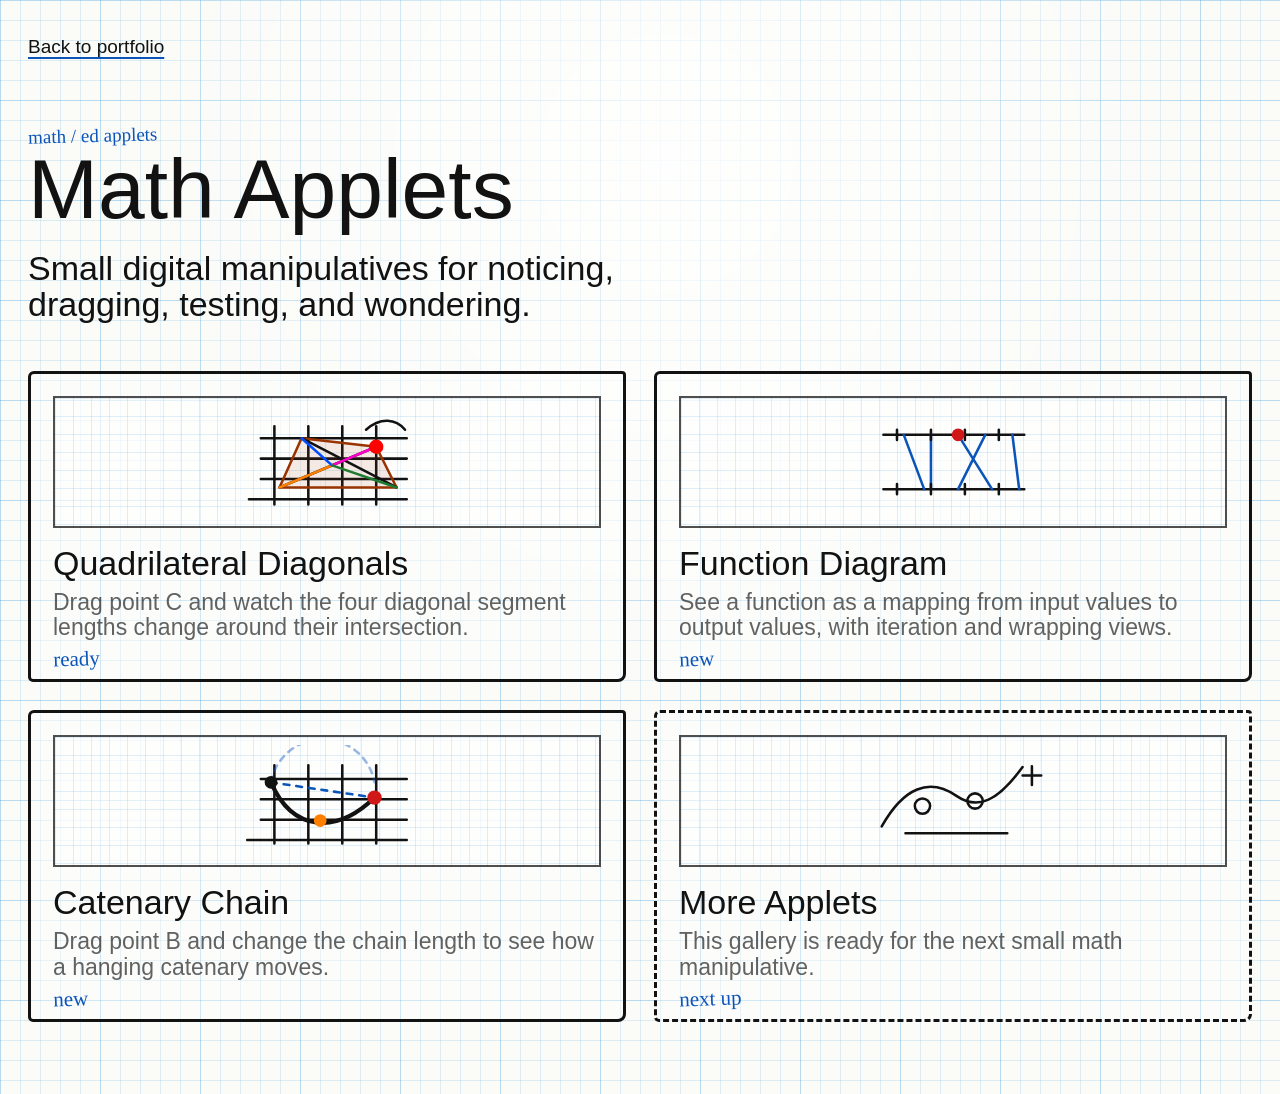
<file: applets/index.html>
<!doctype html>
<html lang="en">
  <head>
    <meta charset="utf-8">
    <meta name="viewport" content="width=device-width, initial-scale=1">
    <meta
      name="description"
      content="A growing collection of interactive math applets by Scott Farrar."
    >
    <title>Math Applets | Scott Farrar</title>
    <link rel="stylesheet" href="../styles.css">
    <link rel="stylesheet" href="shared/applet.css">
  </head>
  <body class="applet-body">
    <main class="applet-page">
      <nav class="applet-topbar" aria-label="Applet navigation">
        <a class="applet-back-link" href="../index.html">Back to portfolio</a>
      </nav>

      <header class="applet-hero">
        <p class="applet-kicker">math / ed applets</p>
        <h1>Math Applets</h1>
        <p class="applet-subtitle">
          Small digital manipulatives for noticing, dragging, testing, and wondering.
        </p>
      </header>

      <section class="applet-gallery" id="applet-gallery" aria-label="Math applets"></section>
    </main>

    <script src="shared/applet-shell.js"></script>
    <script>
      window.MathApplets.renderAppletGallery("#applet-gallery");
    </script>
  </body>
</html>
</file>
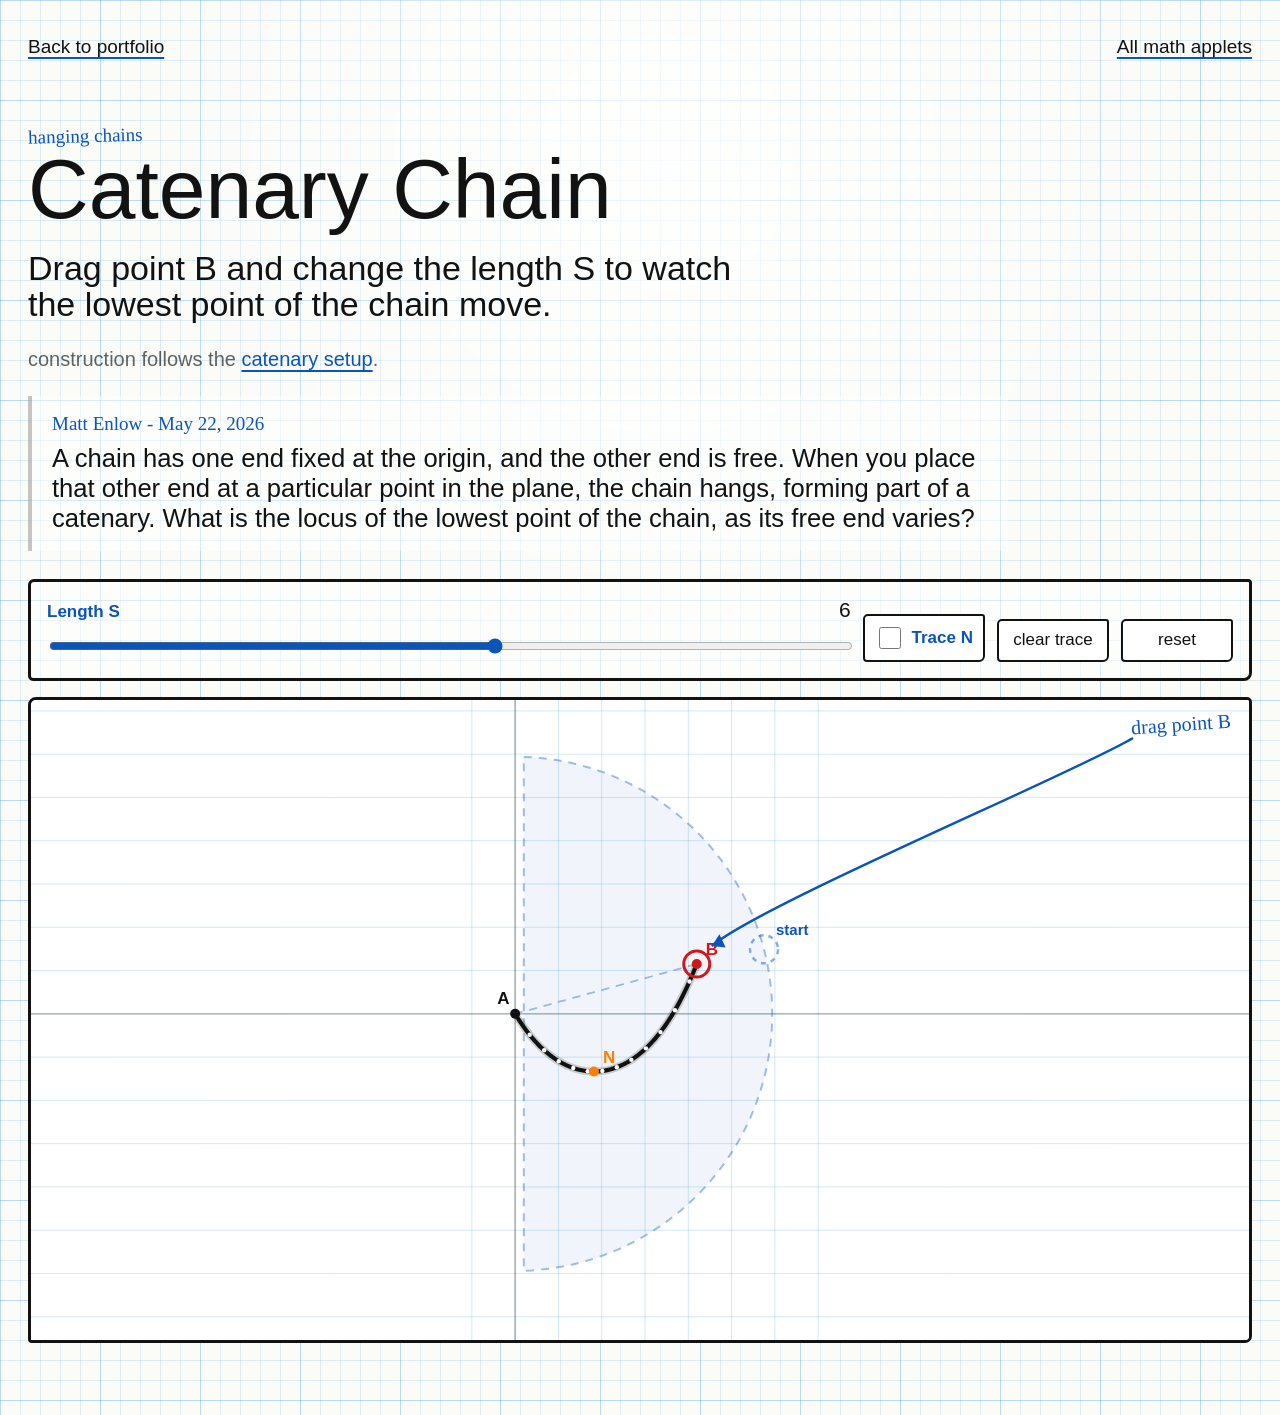
<file: applets/catenary-chain/index.html>
<!doctype html>
<html lang="en">
  <head>
    <meta charset="utf-8">
    <meta name="viewport" content="width=device-width, initial-scale=1">
    <meta
      name="description"
      content="An interactive catenary applet for exploring a chain hanging between two points."
    >
    <title>Catenary Chain | Scott Farrar</title>
    <link rel="stylesheet" href="../../styles.css">
    <link rel="stylesheet" href="../shared/applet.css">
  </head>
  <body class="applet-body">
    <main class="applet-page">
      <nav class="applet-topbar" aria-label="Applet navigation">
        <a class="applet-back-link" href="../../index.html">Back to portfolio</a>
        <a class="applet-index-link" href="../">All math applets</a>
      </nav>

      <header class="applet-hero">
        <p class="applet-kicker">hanging chains</p>
        <h1>Catenary Chain</h1>
        <p class="applet-subtitle">
          Drag point B and change the length S to watch the lowest point of the chain move.
        </p>
      </header>

      <p class="applet-credit">
        construction follows the
        <a href="https://en.wikipedia.org/wiki/Catenary" target="_blank" rel="noreferrer">catenary setup</a>.
      </p>

      <aside class="catenary-prompt" aria-label="Catenary locus prompt">
        <p class="catenary-prompt-meta">Matt Enlow - May 22, 2026</p>
        <blockquote>
          A chain has one end fixed at the origin, and the other end is free. When you place that
          other end at a particular point in the plane, the chain hangs, forming part of a catenary.
          What is the locus of the lowest point of the chain, as its free end varies?
        </blockquote>
      </aside>

      <section class="catenary-tool" aria-label="Interactive catenary chain applet">
        <form class="catenary-controls" id="catenary-controls">
          <div class="control-group catenary-length-control">
            <label for="chain-length">
              <span>Length S</span>
              <output id="chain-length-value" for="chain-length">6</output>
            </label>
            <input id="chain-length" name="chain-length" type="range" min="1" max="10" step="0.05" value="6">
          </div>

          <label class="toggle-line catenary-trace-toggle" for="trace-n">
            <input id="trace-n" name="trace-n" type="checkbox">
            Trace N
          </label>

          <button id="clear-trace" type="button">clear trace</button>
          <button id="reset-chain" type="button">reset</button>
        </form>

        <figure class="catenary-stage">
          <p class="drag-teaser">drag point B</p>
          <canvas
            id="catenary-canvas"
            width="960"
            height="640"
            aria-label="Drag point B to change a hanging catenary chain from A to B"
          ></canvas>
        </figure>
      </section>
    </main>

    <script src="../shared/catenary-chain.js"></script>
    <script>
      window.MathApplets.initCatenaryChain("#catenary-canvas");
    </script>
  </body>
</html>
</file>
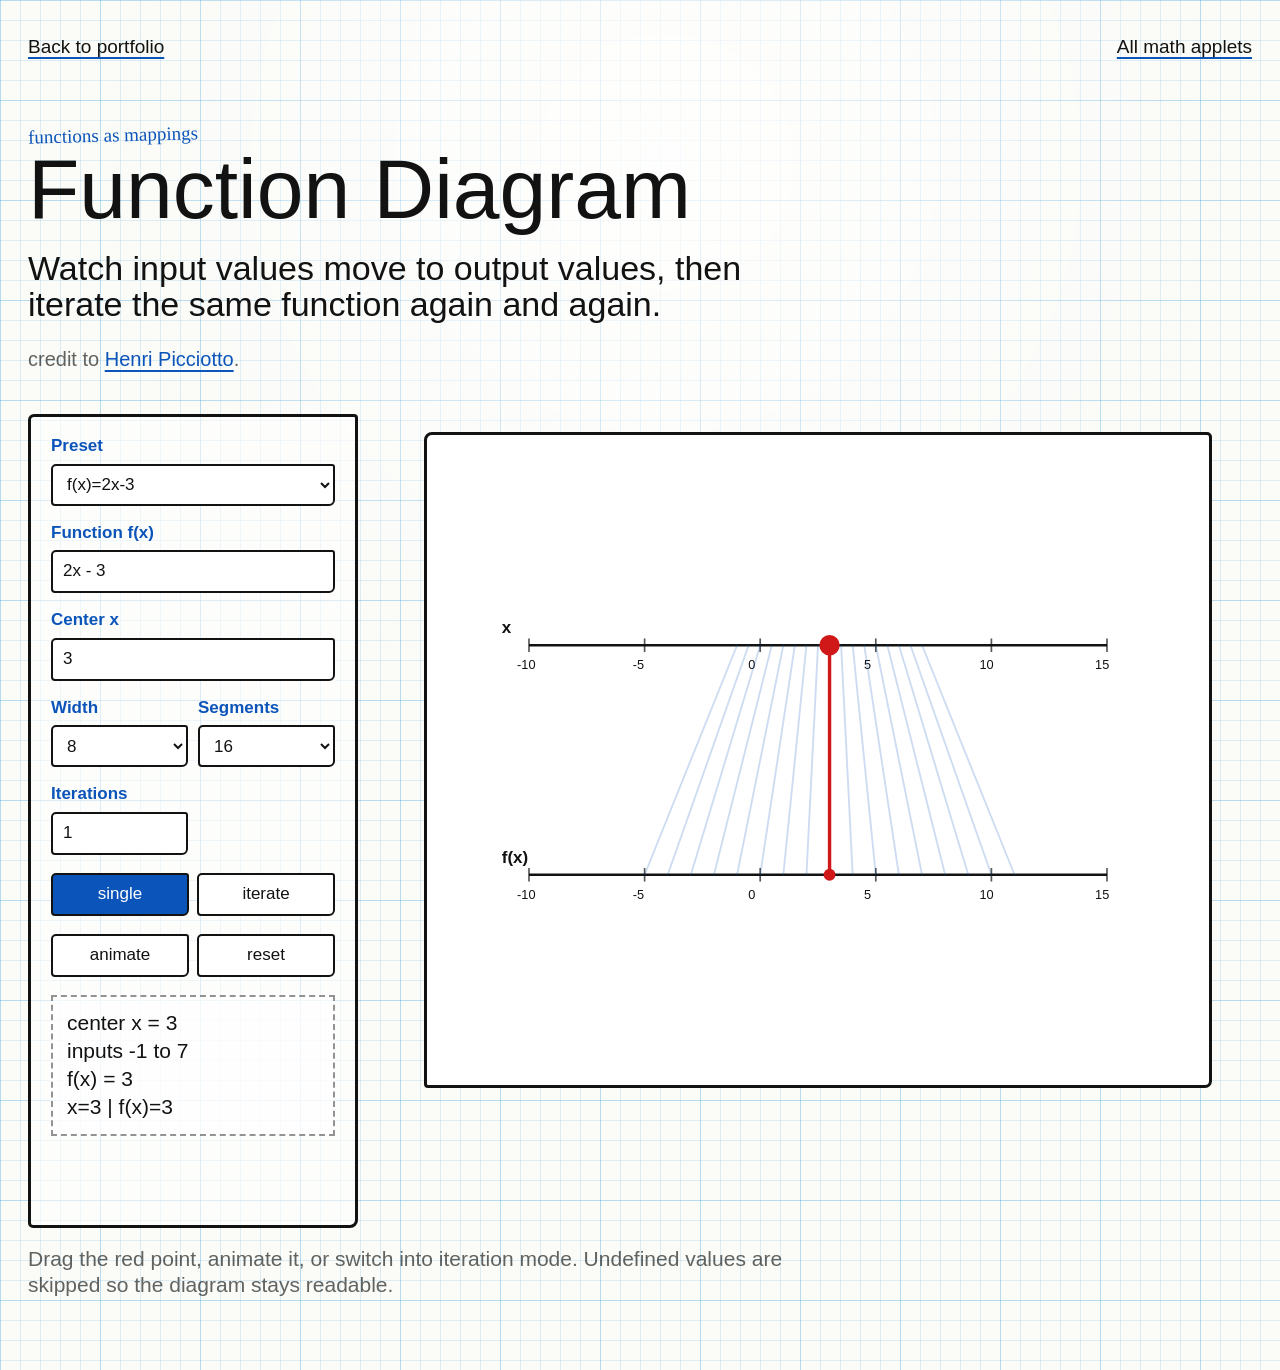
<file: applets/function-diagram/index.html>
<!doctype html>
<html lang="en">
  <head>
    <meta charset="utf-8">
    <meta name="viewport" content="width=device-width, initial-scale=1">
    <meta
      name="description"
      content="An interactive function diagram tool inspired by Henri Picciotto's function diagrams."
    >
    <title>Function Diagram | Scott Farrar</title>
    <link rel="stylesheet" href="../../styles.css">
    <link rel="stylesheet" href="../shared/applet.css">
  </head>
  <body class="applet-body">
    <main class="applet-page">
      <nav class="applet-topbar" aria-label="Applet navigation">
        <a class="applet-back-link" href="../../index.html">Back to portfolio</a>
        <a class="applet-index-link" href="../">All math applets</a>
      </nav>

      <header class="applet-hero">
        <p class="applet-kicker">functions as mappings</p>
        <h1>Function Diagram</h1>
        <p class="applet-subtitle">
          Watch input values move to output values, then iterate the same function again and again.
        </p>
      </header>

      <p class="applet-credit">
        credit to
        <a href="https://www.mathed.page/func-diag/" target="_blank" rel="noreferrer">Henri Picciotto</a>.
      </p>

      <section class="function-tool" aria-label="Interactive function diagram tool">
        <form class="function-controls" id="function-controls">
          <div class="control-group">
            <label for="preset">Preset</label>
            <select id="preset" name="preset">
              <option value="2x - 3">f(x)=2x-3</option>
              <option value="-x">f(x)=-x</option>
              <option value="x^2">f(x)=x^2</option>
              <option value="sqrt(x)">f(x)=sqrt(x)</option>
              <option value="1/x">f(x)=1/x</option>
              <option value="sin(x)">f(x)=sin(x)</option>
              <option value="3.2*x*(1-x)">f(x)=3.2x(1-x)</option>
            </select>
          </div>

          <div class="control-group">
            <label for="expression">Function f(x)</label>
            <input id="expression" name="expression" value="2x - 3" spellcheck="false">
          </div>

          <div class="control-group">
            <label for="x-value">Center x</label>
            <input id="x-value" name="x-value" type="number" step="0.01" value="3">
          </div>

          <div class="control-row">
            <div class="control-group">
              <label for="domain-width">Width</label>
              <select id="domain-width" name="domain-width">
                <option value="1">1</option>
                <option value="2">2</option>
                <option value="4">4</option>
                <option value="8" selected>8</option>
                <option value="16">16</option>
              </select>
            </div>
            <div class="control-group">
              <label for="segments">Segments</label>
              <select id="segments" name="segments">
                <option value="8">8</option>
                <option value="16" selected>16</option>
                <option value="32">32</option>
              </select>
            </div>
          </div>

          <div class="control-row">
            <div class="control-group">
              <label for="iterations">Iterations</label>
              <input id="iterations" name="iterations" type="number" min="1" max="5" step="1" value="1">
            </div>
          </div>

          <div class="button-row" role="group" aria-label="Diagram mode">
            <button type="button" data-mode="single" aria-pressed="true">single</button>
            <button type="button" data-mode="iterate" aria-pressed="false">iterate</button>
          </div>

          <div class="button-row">
            <button id="animate" type="button" aria-pressed="false">animate</button>
            <button id="reset" type="button">reset</button>
          </div>

          <output class="readout" id="readout" aria-live="polite"></output>
          <p class="warning" id="warning" aria-live="polite"></p>
        </form>

        <figure class="function-stage">
          <svg id="function-svg" viewBox="0 0 920 650" role="img" aria-label="Function diagram visualization"></svg>
        </figure>
      </section>

      <p class="applet-note">
        Drag the red point, animate it, or switch into iteration mode. Undefined values are
        skipped so the diagram stays readable.
      </p>
    </main>

    <script src="../shared/function-diagram.js"></script>
  </body>
</html>
</file>
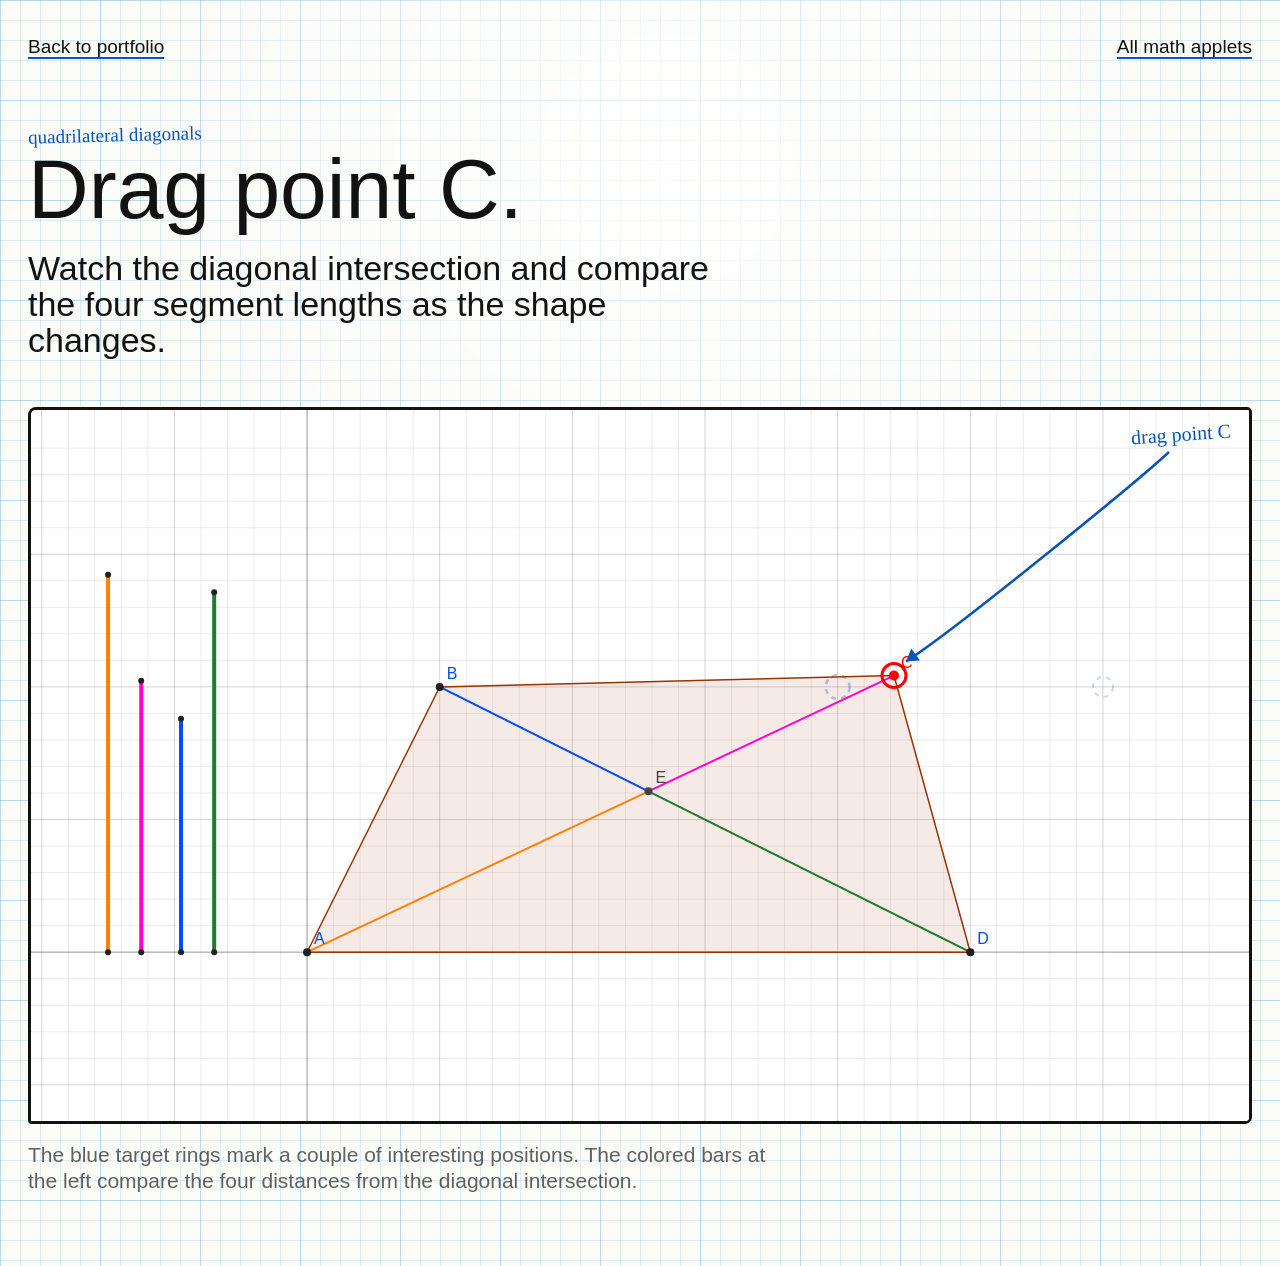
<file: applets/quadrilateral-diagonals/index.html>
<!doctype html>
<html lang="en">
  <head>
    <meta charset="utf-8">
    <meta name="viewport" content="width=device-width, initial-scale=1">
    <meta
      name="description"
      content="An interactive quadrilateral applet for exploring how diagonal segment lengths change."
    >
    <title>Quadrilateral Diagonals | Scott Farrar</title>
    <link rel="stylesheet" href="../../styles.css">
    <link rel="stylesheet" href="../shared/applet.css">
  </head>
  <body class="applet-body">
    <main class="applet-page">
      <nav class="applet-topbar" aria-label="Applet navigation">
        <a class="applet-back-link" href="../../index.html">Back to portfolio</a>
        <a class="applet-index-link" href="../">All math applets</a>
      </nav>

      <header class="applet-hero">
        <p class="applet-kicker">quadrilateral diagonals</p>
        <h1>Drag point C.</h1>
        <p class="applet-subtitle">
          Watch the diagonal intersection and compare the four segment lengths as the shape changes.
        </p>
      </header>

      <section class="applet-stage" aria-label="Interactive quadrilateral diagonal applet">
        <p class="drag-teaser">drag point C</p>
        <canvas
          id="diagonal-canvas"
          width="960"
          height="560"
          aria-label="Drag point C to compare the four diagonal segment lengths"
        ></canvas>
      </section>

      <p class="applet-note">
        The blue target rings mark a couple of interesting positions. The colored bars at the left
        compare the four distances from the diagonal intersection.
      </p>
    </main>

    <script src="../shared/diagonal-applet.js"></script>
    <script>
      window.MathApplets.initQuadrilateralDiagonals("#diagonal-canvas");
    </script>
  </body>
</html>
</file>
<file: styles.css>
:root {
  --ink: #121212;
  --blue: #0b54b9;
  --blue-soft: rgba(11, 84, 185, 0.12);
  --paper: #fbfbf8;
  --grid: rgba(78, 166, 224, 0.18);
  --grid-bold: rgba(78, 166, 224, 0.26);
  --soft: rgba(18, 18, 18, 0.66);
  --shadow: rgba(18, 18, 18, 0.12);
  --font: "Proxima Nova", "ProximaNova", "Helvetica Neue", Arial, sans-serif;
  --hand: "Segoe Print", "Bradley Hand ITC", "Marker Felt", "Chalkboard SE", cursive;
}

* {
  box-sizing: border-box;
}

html {
  scroll-behavior: smooth;
}

body {
  min-height: 100vh;
  margin: 0;
  overflow-x: hidden;
  color: var(--ink);
  font-family: var(--font);
  font-size: 18px;
  line-height: 1.35;
  background-color: var(--paper);
  background-image:
    linear-gradient(var(--grid) 1px, transparent 1px),
    linear-gradient(90deg, var(--grid) 1px, transparent 1px),
    linear-gradient(var(--grid-bold) 1px, transparent 1px),
    linear-gradient(90deg, var(--grid-bold) 1px, transparent 1px);
  background-size: 20px 20px, 20px 20px, 100px 100px, 100px 100px;
}

body::before {
  position: fixed;
  inset: 0;
  z-index: -1;
  content: "";
  background: radial-gradient(circle at 48% 18%, rgba(255, 255, 255, 0.72), transparent 32rem);
}

a {
  color: inherit;
}

p,
small,
h1,
h2,
h3 {
  overflow-wrap: break-word;
}

svg {
  display: block;
}

.page-shell {
  display: grid;
  grid-template-columns: 330px minmax(0, 1fr);
  gap: 44px;
  width: min(1760px, calc(100% - 56px));
  min-height: calc(100vh - 56px);
  margin: 28px auto;
  padding: 42px 56px;
  border: 4px solid var(--ink);
  border-radius: 11px 8px 13px 7px;
  background: rgba(255, 255, 255, 0.28);
  box-shadow: 0 16px 40px var(--shadow);
}

.sidebar {
  position: relative;
  display: flex;
  min-width: 0;
  flex-direction: column;
  justify-content: flex-start;
  min-height: 850px;
  padding: 130px 0 36px;
}

.notebook-nav h2,
.section-heading h2,
.intro h2,
.applet-placeholder h2 {
  display: inline-block;
  margin: 0 0 20px;
  font-size: 34px;
  font-weight: 400;
  line-height: 1;
  text-decoration: underline;
  text-decoration-color: var(--ink);
  text-decoration-thickness: 3px;
  text-underline-offset: 7px;
}

.notebook-nav {
  display: grid;
  gap: 30px;
}

.index-section {
  display: grid;
  gap: 8px;
}

.index-section h3 {
  margin: 0 0 4px;
  font-size: 28px;
  font-weight: 700;
  line-height: 1;
  text-transform: lowercase;
}

.index-section p {
  margin: 10px 0 0;
  color: var(--soft);
  font-size: 16px;
  font-weight: 700;
  letter-spacing: 0.04em;
  text-transform: uppercase;
}

.index-section a {
  display: block;
  width: fit-content;
  color: var(--ink);
  font-size: 19px;
  line-height: 1.2;
  text-decoration-color: var(--blue);
  text-decoration-thickness: 2px;
  text-underline-offset: 4px;
}

.index-section a:hover,
.project-card:hover {
  background: rgba(255, 255, 255, 0.72);
  color: var(--blue);
}

.notebook-page {
  position: relative;
  min-width: 0;
  padding: 24px 0 0 64px;
  border-left: 3px dashed rgba(18, 18, 18, 0.32);
}

.hero {
  position: relative;
  min-height: 0;
  text-align: center;
}

.eyebrow {
  margin: 0 0 14px;
  color: var(--blue);
  font-size: 26px;
  line-height: 1.1;
}

.hero h1 {
  margin: 0;
  font-size: clamp(64px, 8vw, 102px);
  font-weight: 400;
  line-height: 0.95;
  letter-spacing: 0;
}

.intro-block {
  display: grid;
  grid-template-columns: minmax(0, 0.82fr) minmax(430px, 1.18fr);
  gap: 30px;
  align-items: start;
  margin-top: 48px;
  text-align: left;
}

.intro {
  min-width: 0;
}

.intro p {
  margin: 0;
  font-size: 20px;
}

.applet-frame {
  min-width: 0;
}

.section-heading {
  margin: 10px 0 20px;
}

.project-grid {
  display: grid;
  grid-template-columns: repeat(3, minmax(0, 1fr));
  gap: 28px;
}

.project-card {
  display: flex;
  min-height: 360px;
  flex-direction: column;
  padding: 22px 22px 18px;
  color: inherit;
  text-decoration: none;
  border: 3px solid var(--ink);
  border-radius: 6px 4px 8px 5px;
  background: rgba(255, 255, 255, 0.32);
  transition: transform 160ms ease, background-color 160ms ease;
}

.project-card:nth-child(2n) {
  rotate: -0.35deg;
}

.project-card:nth-child(3n) {
  rotate: 0.45deg;
}

.thumbnail {
  display: grid;
  min-height: 140px;
  place-items: center;
  margin-bottom: 18px;
  border: 2px solid rgba(18, 18, 18, 0.74);
  background:
    linear-gradient(var(--grid) 1px, transparent 1px),
    linear-gradient(90deg, var(--grid) 1px, transparent 1px),
    rgba(255, 255, 255, 0.42);
  background-size: 18px 18px;
}

.thumbnail svg {
  width: min(86%, 260px);
  height: 112px;
  fill: none;
  stroke: var(--ink);
  stroke-linecap: round;
  stroke-linejoin: round;
  stroke-width: 3;
}

.thumbnail img {
  width: 100%;
  height: 140px;
  object-fit: cover;
  object-position: center;
  mix-blend-mode: multiply;
  opacity: 0.82;
}

.project-card h3 {
  margin: 0 0 10px;
  font-size: 31px;
  font-weight: 400;
  line-height: 1;
}

.project-card p {
  margin: 0;
  color: var(--soft);
  font-size: 23px;
  line-height: 1.1;
}

.project-arrow {
  margin-top: auto;
  align-self: end;
  font-size: 38px;
  line-height: 1;
}

.applet-placeholder {
  position: relative;
  min-height: 330px;
  min-width: 0;
  padding: 0;
  overflow: hidden;
  border: 3px solid var(--ink);
  border-radius: 8px 5px 7px 4px;
  background: #fff;
}

.drag-teaser {
  position: absolute;
  top: 14px;
  right: 18px;
  z-index: 1;
  margin: 0;
  color: var(--blue);
  font-family: var(--hand);
  font-size: 20px;
  line-height: 1;
  rotate: -4deg;
  pointer-events: none;
}

#diagonal-canvas {
  display: block;
  width: 100%;
  height: 100%;
  min-height: 330px;
  cursor: grab;
  background: #fff;
}

.applet-caption {
  margin: 10px 4px 0;
  color: var(--soft);
  font-size: 18px;
  line-height: 1.2;
  text-align: center;
}

.belief-note {
  display: flex;
  align-items: center;
  gap: 18px;
  margin-top: 44px;
  padding-top: 28px;
  border-top: 3px dashed rgba(18, 18, 18, 0.28);
  color: var(--ink);
}

.belief-note svg {
  flex: 0 0 50px;
  fill: none;
  stroke: var(--blue);
  stroke-linecap: round;
  stroke-linejoin: round;
  stroke-width: 3;
}

.belief-note p {
  margin: 0;
  font-size: 25px;
}

.belief-note strong {
  color: var(--blue);
  font-weight: 400;
}

.page-footer {
  display: flex;
  justify-content: end;
  padding: 40px 0 12px;
}

.page-footer a {
  color: var(--blue);
  font-size: 24px;
  text-decoration-thickness: 3px;
  text-underline-offset: 6px;
}

.case-body::before {
  background: radial-gradient(circle at 62% 16%, rgba(255, 255, 255, 0.74), transparent 35rem);
}

.case-page {
  width: min(1380px, calc(100% - 56px));
  margin: 0 auto;
  padding: 36px 0 72px;
}

.case-back-link {
  display: inline-block;
  margin-bottom: 68px;
  color: var(--ink);
  font-size: 19px;
  line-height: 1.2;
  text-decoration-color: var(--blue);
  text-decoration-thickness: 2px;
  text-underline-offset: 4px;
}

.case-hero {
  max-width: 820px;
  margin: 0 0 82px;
}

.case-kicker,
.section-label {
  margin: 0 0 12px;
  color: var(--blue);
  font-family: var(--hand);
  font-size: 19px;
  line-height: 1.1;
  rotate: -1.5deg;
}

.case-hero h1 {
  margin: 0;
  font-size: clamp(48px, 7vw, 84px);
  font-weight: 400;
  line-height: 0.95;
  letter-spacing: 0;
}

.case-subtitle {
  max-width: 680px;
  margin: 22px 0 0;
  font-size: clamp(24px, 3vw, 34px);
  line-height: 1.05;
}

.case-section {
  margin: 0;
  padding-top: 8px;
}

.case-section h2 {
  max-width: 560px;
  margin: 0 0 16px;
  font-size: clamp(30px, 4vw, 46px);
  font-weight: 400;
  line-height: 1;
}

.case-section p {
  max-width: 560px;
  margin: 0;
  font-size: 22px;
  line-height: 1.28;
}

.scroll-case {
  display: grid;
  grid-template-columns: minmax(280px, 0.82fr) minmax(520px, 1.18fr);
  gap: clamp(36px, 6vw, 86px);
  align-items: start;
  margin-bottom: 76px;
}

.scroll-copy {
  display: grid;
  gap: 38vh;
  padding-bottom: 18vh;
}

.scroll-step {
  min-height: 58vh;
  display: flex;
  flex-direction: column;
  justify-content: center;
}

.classroom-sticky {
  position: relative;
  position: sticky;
  top: calc((100vh - 480px) / 2);
  min-height: 480px;
  margin: 0;
}

.projection-screen,
.teacher-laptop {
  position: absolute;
  border: 3px solid var(--ink);
  background: rgba(255, 255, 255, 0.88);
  box-shadow: 0 8px 24px rgba(18, 18, 18, 0.08);
}

.projection-screen {
  top: 0;
  right: 4%;
  width: min(40vw, 420px);
  aspect-ratio: 16 / 10;
  border-radius: 8px 5px 7px 4px;
  rotate: 0.5deg;
}

.teacher-laptop {
  top: 152px;
  left: 1%;
  width: min(34vw, 360px);
  aspect-ratio: 16 / 10;
  border-radius: 8px 5px 9px 4px;
  rotate: -0.7deg;
}

.screen-label {
  position: absolute;
  top: -28px;
  left: 10px;
  margin: 0;
  color: var(--blue);
  font-family: var(--hand);
  font-size: 18px;
  line-height: 1;
  rotate: -4deg;
}

.screen-stage,
.laptop-display {
  position: absolute;
  inset: 18px;
  overflow: hidden;
  background: #fff;
}

.screen-state,
.caption-state {
  opacity: 0;
  transition: opacity 240ms ease, transform 240ms ease;
  pointer-events: none;
}

.screen-state {
  position: absolute;
  inset: 0;
  display: grid;
  place-items: center;
  padding: 18px;
  text-align: center;
  transform: translateY(8px);
}

.classroom-sticky[data-state="problem"] .state-problem,
.classroom-sticky[data-state="insight"] .state-insight,
.classroom-sticky[data-state="solution"] .state-solution,
.classroom-sticky[data-state="editing"] .state-editing,
.classroom-sticky[data-state="impact"] .state-impact {
  opacity: 1;
  transform: translateY(0);
}

.screen-state p,
.screen-state li {
  margin: 0;
  font-size: clamp(16px, 2vw, 24px);
  line-height: 1.12;
}

.screen-state ul {
  display: grid;
  gap: 6px;
  margin: 12px 0 0;
  padding-left: 22px;
  text-align: left;
}

.skipped-text {
  color: #d01818;
  rotate: -8deg;
}

.quad-interactive {
  display: grid;
  width: min(84%, 360px);
  place-items: center;
}

.quad-interactive svg {
  width: 100%;
  height: auto;
}

.laptop-quad {
  width: min(72%, 280px);
  transform: translateY(-2px);
}

.annotated-quad {
  width: min(72%, 320px);
  transform: translate(18px, -10px);
}

.laptop-quad.annotated-quad {
  width: min(58%, 240px);
  transform: translateY(-18px);
}

.annotated-quad svg {
  width: 86%;
}

.quad-grid-line {
  fill: none;
  stroke: rgba(78, 166, 224, 0.34);
  stroke-width: 1;
}

.quad-shape {
  fill: rgba(153, 51, 0, 0.1);
  stroke: #993300;
  stroke-linejoin: round;
  stroke-width: 3;
}

.quad-diagonal {
  fill: none;
  stroke-linecap: round;
  stroke-width: 3;
}

.quad-one {
  stroke: #004dff;
}

.quad-two {
  stroke: #ff00cc;
}

.quad-point {
  fill: #ff0000;
  stroke: #ff0000;
  stroke-width: 5;
}

.quad-arrow {
  fill: none;
  stroke: var(--blue);
  stroke-linecap: round;
  stroke-width: 2;
}

.annotation-arrow {
  fill: none;
  stroke: #7a62b5;
  stroke-linecap: round;
  stroke-width: 5;
}

.purple-note {
  display: inline-block;
  margin-top: -18px;
  padding: 5px 10px;
  color: #c02a9a;
  border: 2px solid #c02a9a;
  border-radius: 12px 7px 14px 8px;
  font-family: var(--hand);
  font-size: clamp(13px, 1.35vw, 18px);
  line-height: 1;
  rotate: -6deg;
}

.ppt-dot {
  display: grid;
  width: 74px;
  height: 74px;
  place-items: center;
  color: #fff;
  border-radius: 22px 28px 20px 24px;
  background: radial-gradient(circle at 65% 35%, #ff8a2a, #d42143 68%);
  font-size: 38px;
  font-weight: 700;
}

.mini-chart {
  display: flex;
  align-items: end;
  gap: 8px;
  width: min(170px, 58%);
  height: 90px;
  margin: 0 auto 12px;
  border-bottom: 2px solid rgba(18, 18, 18, 0.54);
  border-left: 2px solid rgba(18, 18, 18, 0.54);
}

.mini-chart span {
  display: block;
  flex: 1;
  border: 2px solid var(--ink);
  border-bottom: 0;
}

.mini-chart span:nth-child(1) {
  height: 52%;
  background: rgba(255, 127, 0, 0.18);
}

.mini-chart span:nth-child(2) {
  height: 78%;
  background: rgba(11, 84, 185, 0.12);
}

.mini-chart span:nth-child(3) {
  height: 38%;
  background: rgba(255, 0, 204, 0.14);
}

.pink-note {
  display: inline-block;
  padding: 8px 16px;
  color: #c02a9a;
  border: 2px solid #c02a9a;
  border-radius: 12px 7px 14px 8px;
  font-family: var(--hand);
  rotate: -10deg;
}

.drawn-arrow {
  position: absolute;
  left: 36%;
  top: 48%;
  width: 96px;
  height: 48px;
  border-top: 5px solid #7a62b5;
  border-radius: 50%;
  rotate: 16deg;
}

.drawn-arrow::after {
  position: absolute;
  right: 0;
  top: -9px;
  width: 16px;
  height: 16px;
  content: "";
  border-top: 4px solid #7a62b5;
  border-right: 4px solid #7a62b5;
  rotate: 45deg;
}

.screen-pull {
  position: absolute;
  left: 50%;
  bottom: -34px;
  width: 2px;
  height: 30px;
  background: var(--ink);
}

.screen-pull::after {
  position: absolute;
  left: -5px;
  bottom: -8px;
  width: 10px;
  height: 10px;
  content: "";
  border: 2px solid var(--ink);
  border-radius: 50%;
  background: var(--paper);
}

.laptop-base {
  position: absolute;
  left: -4%;
  right: -4%;
  top: calc(100% - 2px);
  height: 38px;
  background: transparent;
}

.laptop-base::before {
  position: absolute;
  inset: 0;
  content: "";
  border: 3px solid var(--ink);
  border-top-width: 2px;
  border-radius: 4px 5px 7px 6px;
  background: rgba(255, 255, 255, 0.72);
  transform: perspective(190px) rotateX(20deg) skewX(-3deg);
  transform-origin: top center;
}

.laptop-base::after {
  position: absolute;
  left: 44%;
  bottom: 14px;
  width: 48px;
  height: 8px;
  content: "";
  border: 2px solid var(--ink);
  border-radius: 50%;
  rotate: -4deg;
}

.students {
  position: absolute;
  right: 0;
  top: 304px;
  width: 310px;
  height: 112px;
}

.student {
  position: absolute;
  bottom: 0;
  width: 72px;
  height: 96px;
  --hand-rotate: -70deg;
  --hand-left: 58px;
  --hand-top: 52px;
}

.student::before {
  position: absolute;
  left: 20px;
  top: 0;
  width: 38px;
  height: 42px;
  content: "";
  border: 3px solid var(--ink);
  border-radius: 50%;
  background: rgba(255, 255, 255, 0.86);
}

.student::after {
  position: absolute;
  left: 8px;
  top: 44px;
  width: 62px;
  height: 52px;
  content: "";
  border-top: 3px solid var(--ink);
  border-left: 3px solid var(--ink);
  transform: skewY(16deg);
}

.student {
  pointer-events: none;
}

.student-one {
  --hand-rotate: -66deg;
}

.student-two {
  --hand-rotate: -74deg;
}

.student-three {
  --hand-rotate: -62deg;
}

.student-four {
  --hand-rotate: -72deg;
}

.raised-hand {
  position: absolute;
  left: var(--hand-left);
  top: var(--hand-top);
  display: none;
  width: 46px;
  height: 0;
  border-top: 3px solid var(--ink);
  transform: rotate(var(--hand-rotate));
  transform-origin: 0 50%;
}

.classroom-sticky[data-state="impact"] .raised-hand {
  display: block;
  animation: raised-arm-wiggle 1700ms ease-in-out infinite;
}

.classroom-sticky[data-state="impact"] .student-two .raised-hand {
  animation-delay: 120ms;
}

.classroom-sticky[data-state="impact"] .student-three .raised-hand {
  animation-delay: 240ms;
}

.classroom-sticky[data-state="impact"] .student-four .raised-hand {
  animation-delay: 360ms;
}

@keyframes raised-arm-wiggle {
  0%,
  100% {
    transform: rotate(var(--hand-rotate));
  }

  50% {
    transform: rotate(calc(var(--hand-rotate) + 8deg));
  }
}

.student-two {
  left: 98px;
  bottom: 10px;
  rotate: -8deg;
}

.student-three {
  left: 172px;
  bottom: 0;
  rotate: 5deg;
}

.student-four {
  left: 238px;
  bottom: 13px;
  rotate: -5deg;
}

.student-one {
  left: 14px;
  rotate: 8deg;
}

.classroom-sticky figcaption {
  position: absolute;
  left: 6%;
  bottom: 0;
  width: min(680px, 90%);
  min-height: 48px;
  color: var(--soft);
  font-size: 20px;
  line-height: 1.2;
}

.caption-state {
  position: absolute;
  inset: 0 auto auto 0;
}

.insight-section {
  max-width: 780px;
  padding: 28px 0 34px;
}

.insight-section blockquote {
  margin: 0 0 18px;
  font-size: clamp(42px, 6vw, 68px);
  font-weight: 400;
  line-height: 0.96;
}

.case-list,
.callout-list,
.pm-note ul {
  display: grid;
  gap: 10px;
  margin: 18px 0 0;
  padding: 0;
  list-style: none;
}

.case-list li,
.callout-list li,
.pm-note li {
  position: relative;
  padding-left: 28px;
  font-size: 22px;
  line-height: 1.2;
}

.case-list li::before,
.callout-list li::before,
.pm-note li::before {
  position: absolute;
  left: 0;
  top: 0.05em;
  color: var(--blue);
  content: "+";
  font-family: var(--hand);
  font-size: 24px;
  line-height: 1;
}

.case-list + p {
  margin-top: 24px;
}

.pm-note {
  max-width: 820px;
  margin: 8px 0 58px;
  padding: 26px 28px;
  border: 3px solid var(--ink);
  border-radius: 6px 4px 8px 5px;
  background: rgba(255, 255, 255, 0.5);
  rotate: -0.2deg;
}

.pm-note dl {
  display: grid;
  gap: 22px;
  margin: 0;
}

.pm-note div {
  display: grid;
  gap: 5px;
}

.pm-note dt {
  color: var(--blue);
  font-size: 20px;
  font-weight: 700;
  line-height: 1;
}

.pm-note dd {
  margin: 0;
  font-size: 24px;
  line-height: 1.18;
}

.closing-line {
  max-width: 760px;
  margin: 0 0 24px;
  font-size: clamp(38px, 5vw, 62px);
  font-weight: 400;
  line-height: 0.98;
}

.kidlinks-page {
  width: min(1320px, calc(100% - 56px));
}

.kidlinks-hero {
  position: relative;
  max-width: 940px;
  min-height: 450px;
  margin-bottom: 18px;
  padding-bottom: 0;
}

.kidlinks-hero h1 {
  font-size: clamp(42px, 6vw, 78px);
}

.kidlinks-hero > * {
  position: relative;
  z-index: 1;
}

.kidlinks-hero::after {
  position: absolute;
  left: 220px;
  top: -40px;
  z-index: 0;
  width: 1040px;
  height: 590px;
  content: "";
  background-image: url("images/kidlinks-family-network.png");
  background-repeat: no-repeat;
  background-position: right top;
  background-size: contain;
  opacity: 0.68;
  mix-blend-mode: multiply;
  pointer-events: none;
  -webkit-mask-image:
    linear-gradient(to right, transparent 0%, rgb(0 0 0 / 0.48) 14%, #000 42%, rgb(0 0 0 / 0.72) 82%, transparent 100%),
    linear-gradient(to bottom, rgb(0 0 0 / 0.72) 0%, #000 26%, rgb(0 0 0 / 0.56) 76%, transparent 100%);
  mask-image:
    linear-gradient(to right, transparent 0%, rgb(0 0 0 / 0.48) 14%, #000 42%, rgb(0 0 0 / 0.72) 82%, transparent 100%),
    linear-gradient(to bottom, rgb(0 0 0 / 0.72) 0%, #000 26%, rgb(0 0 0 / 0.56) 76%, transparent 100%);
  -webkit-mask-composite: source-in;
  mask-composite: intersect;
}

.double-diamond {
  position: relative;
  width: 100%;
  max-width: 1120px;
  min-height: 540px;
  margin: 20px 0 72px;
  padding: 18px 0 0;
}

.diamond-sketch {
  width: min(100%, 1040px);
  height: auto;
  overflow: visible;
}

.diamond-outline,
.diamond-fold {
  fill: rgba(255, 255, 255, 0.18);
  stroke: var(--ink);
  stroke-linecap: round;
  stroke-linejoin: round;
  stroke-width: 4;
  vector-effect: non-scaling-stroke;
}

.diamond-outline:nth-of-type(1) {
  transform: rotate(-0.4deg);
  transform-origin: 220px 170px;
}

.diamond-outline:nth-of-type(2) {
  transform: rotate(0.35deg);
  transform-origin: 580px 170px;
}

.diamond-fold {
  fill: none;
  stroke: rgba(18, 18, 18, 0.34);
  stroke-dasharray: 8 10;
  stroke-width: 3;
}

.diamond-dot {
  fill: var(--blue);
  stroke: var(--paper);
  stroke-width: 3;
}

.diamond-labels {
  position: absolute;
  inset: 0 auto auto 0;
  width: min(100%, 1040px);
  min-height: 440px;
  pointer-events: none;
}

.diamond-phase {
  position: absolute;
  width: 180px;
  text-align: center;
}

.diamond-phase p {
  margin: 0 0 6px;
  color: var(--blue);
  font-family: var(--hand);
  font-size: 25px;
  line-height: 1;
}

.diamond-phase span {
  display: block;
  margin-top: 224px;
  font-size: 14px;
  font-weight: 700;
  line-height: 1.12;
}

.diamond-discover {
  left: 70px;
  top: 158px;
}

.diamond-define {
  left: 260px;
  top: 158px;
}

.diamond-develop {
  left: 450px;
  top: 158px;
  width: 220px;
}

.diamond-deliver {
  left: 682px;
  top: 158px;
  width: 200px;
}

.kidlinks-study-grid {
  display: grid;
  grid-template-columns: minmax(280px, 0.92fr) minmax(340px, 0.78fr);
  gap: 62px 72px;
  align-items: center;
  margin-bottom: 64px;
}

.kidlinks-study-section {
  max-width: 640px;
}

.kidlinks-study-section h2 {
  margin: 0 0 16px;
  font-size: clamp(34px, 4vw, 52px);
  font-weight: 400;
  line-height: 1;
}

.kidlinks-study-section p {
  margin: 0 0 16px;
  font-size: 22px;
  line-height: 1.3;
}

.phone-mockup {
  justify-self: center;
  width: min(100%, 390px);
  margin: 0;
}

.phone-shell {
  position: relative;
  width: min(100%, 330px);
  margin: 0 auto;
  padding: 16px 14px 20px;
  border: 4px solid var(--ink);
  border-radius: 34px 30px 38px 32px;
  background: #111;
  box-shadow: 0 16px 34px rgba(18, 18, 18, 0.14);
}

.phone-status {
  width: 72px;
  height: 8px;
  margin: 0 auto 12px;
  border-radius: 999px;
  background: rgba(255, 255, 255, 0.28);
}

.phone-screen {
  min-height: 548px;
  padding: 24px 18px;
  overflow: hidden;
  border-radius: 23px 20px 27px 21px;
  background:
    linear-gradient(var(--grid) 1px, transparent 1px),
    linear-gradient(90deg, var(--grid) 1px, transparent 1px),
    #fbfbf8;
  background-size: 18px 18px;
}

.phone-title {
  margin: 0 0 16px;
  color: var(--ink);
  font-size: 30px;
  font-weight: 700;
  line-height: 1;
}

.phone-search,
.kid-card,
.quick-row span,
.list-row {
  border: 2px solid rgba(18, 18, 18, 0.82);
  background: rgba(255, 255, 255, 0.76);
}

.phone-search {
  margin-bottom: 16px;
  padding: 11px 12px;
  color: var(--soft);
  border-radius: 8px 6px 9px 7px;
  font-size: 14px;
  line-height: 1;
}

.kid-card {
  display: grid;
  gap: 5px;
  margin-bottom: 14px;
  padding: 18px;
  border-radius: 9px 6px 10px 7px;
}

.kid-card span {
  color: var(--blue);
  font-size: 34px;
  line-height: 1;
}

.kid-card small,
.list-row small {
  color: var(--soft);
  font-size: 14px;
  line-height: 1.1;
}

.quick-row {
  display: grid;
  grid-template-columns: 1fr 1fr;
  gap: 10px;
  margin-bottom: 16px;
}

.quick-row span {
  padding: 10px 8px;
  border-radius: 8px 5px 9px 6px;
  color: var(--blue);
  font-family: var(--hand);
  font-size: 16px;
  line-height: 1;
  text-align: center;
}

.list-row {
  display: grid;
  gap: 3px;
  margin-bottom: 10px;
  padding: 13px 14px;
  border-radius: 8px 6px 10px 5px;
}

.list-row strong {
  font-size: 19px;
  line-height: 1;
}

.muted-row {
  border-style: dashed;
}

.phone-mockup figcaption {
  margin: 12px auto 0;
  max-width: 330px;
  color: var(--soft);
  font-size: 18px;
  line-height: 1.2;
  text-align: center;
}

.contact-screen {
  color: #f6f6f6;
  background:
    linear-gradient(rgba(255, 255, 255, 0.08) 1px, transparent 1px),
    linear-gradient(90deg, rgba(255, 255, 255, 0.08) 1px, transparent 1px),
    #1b1b1d;
  background-size: 18px 18px;
}

.contact-nav {
  margin: 0 0 28px;
  color: #69a7ff;
  font-size: 17px;
  line-height: 1;
}

.contact-avatar {
  display: grid;
  width: 86px;
  height: 86px;
  place-items: center;
  margin: 0 auto 16px;
  color: #fff;
  border-radius: 50%;
  background: linear-gradient(145deg, #7a7a80, #424247);
  font-size: 44px;
  font-weight: 700;
}

.contact-screen h3 {
  max-width: 250px;
  margin: 0 auto 18px;
  font-size: 28px;
  font-weight: 700;
  line-height: 1.05;
  text-align: center;
}

.contact-actions {
  display: grid;
  grid-template-columns: repeat(3, minmax(0, 1fr));
  gap: 8px;
  margin-bottom: 18px;
}

.contact-actions span,
.contact-field {
  border: 1px solid rgba(255, 255, 255, 0.1);
  background: rgba(255, 255, 255, 0.08);
}

.contact-actions span {
  padding: 11px 4px;
  color: #69a7ff;
  border-radius: 9px 7px 10px 8px;
  font-size: 13px;
  line-height: 1;
  text-align: center;
}

.contact-field {
  display: grid;
  gap: 4px;
  margin-bottom: 10px;
  padding: 13px 14px;
  border-radius: 10px 8px 11px 9px;
}

.contact-field small {
  color: rgba(255, 255, 255, 0.58);
  font-size: 12px;
  line-height: 1;
}

.contact-field span {
  color: #fff;
  font-size: 17px;
  line-height: 1.18;
}

.contact-note {
  border-style: dashed;
}

.mockup-pair {
  display: grid;
  grid-column: 1 / -1;
  grid-template-columns: repeat(3, minmax(260px, 1fr));
  gap: 34px;
  align-items: start;
  width: min(100%, 1140px);
  margin: -14px 0 0;
}

.graph-screen {
  position: relative;
}

.tag-zone {
  position: absolute;
  display: grid;
  place-items: center;
  color: var(--blue);
  border: 2px dashed rgba(11, 84, 185, 0.55);
  border-radius: 999px;
  font-family: var(--hand);
  font-size: 17px;
  line-height: 1;
}

.school-zone {
  left: 30px;
  top: 56px;
  width: 132px;
  height: 138px;
  rotate: -10deg;
}

.play-zone {
  right: 20px;
  top: 56px;
  width: 116px;
  height: 124px;
  rotate: 8deg;
}

.sports-zone {
  left: 42px;
  bottom: 42px;
  width: 184px;
  height: 132px;
  rotate: -2deg;
}

.network-svg {
  position: relative;
  z-index: 1;
  width: 100%;
  height: 390px;
  margin-top: 6px;
  fill: none;
  stroke: var(--ink);
  stroke-linecap: round;
  stroke-linejoin: round;
  stroke-width: 3;
}

.network-svg .node {
  fill: #fff;
}

.network-svg .child-node {
  fill: rgba(11, 84, 185, 0.15);
  stroke: var(--blue);
}

.network-svg .friend-node {
  fill: rgba(255, 127, 0, 0.16);
  stroke: #993300;
}

.network-svg .unknown-node {
  stroke-dasharray: 5 5;
}

.network-svg text {
  fill: var(--ink);
  stroke: none;
  font-family: var(--font);
  font-size: 13px;
  font-weight: 700;
  text-anchor: middle;
}

.parent-screen h3 {
  margin: 18px 0 8px;
  color: var(--ink);
  font-size: 36px;
  font-weight: 700;
  line-height: 0.95;
}

.breadcrumb {
  display: inline-block;
  margin: 0;
  color: var(--blue);
  border-bottom: 2px solid rgba(11, 84, 185, 0.42);
  font-size: 15px;
  line-height: 1.15;
}

.relationship-note {
  margin: 0 0 18px;
  color: var(--soft);
  font-size: 18px;
  line-height: 1.18;
}

.parent-summary {
  display: grid;
  gap: 5px;
  margin-bottom: 12px;
  padding: 14px 15px;
  border: 2px solid rgba(18, 18, 18, 0.82);
  border-radius: 9px 6px 10px 7px;
  background: rgba(255, 255, 255, 0.76);
}

.parent-summary small {
  color: var(--blue);
  font-size: 13px;
  font-weight: 700;
  line-height: 1;
  text-transform: lowercase;
}

.parent-summary span {
  font-size: 18px;
  line-height: 1.15;
}

.handoff-button {
  display: flex;
  align-items: center;
  justify-content: center;
  gap: 10px;
  min-height: 54px;
  margin-top: 24px;
  padding: 12px 16px;
  color: #fff;
  border-radius: 15px 13px 17px 14px;
  background: #007aff;
  font-size: 19px;
  font-weight: 700;
  line-height: 1;
  text-align: center;
  text-decoration: none;
  box-shadow: 0 7px 18px rgba(0, 122, 255, 0.22);
}

.contacts-icon {
  position: relative;
  width: 28px;
  height: 28px;
  border-radius: 7px;
  background: linear-gradient(145deg, #5dd97d, #1aa35a);
}

.contacts-icon::before,
.contacts-icon::after {
  position: absolute;
  content: "";
  background: rgba(255, 255, 255, 0.92);
}

.contacts-icon::before {
  left: 9px;
  top: 6px;
  width: 10px;
  height: 10px;
  border-radius: 50%;
}

.contacts-icon::after {
  left: 6px;
  right: 6px;
  bottom: 6px;
  height: 8px;
  border-radius: 999px 999px 5px 5px;
}

.deliver-section {
  grid-column: 1 / -1;
  max-width: 820px;
}

.creator-workflow {
  display: grid;
  grid-template-columns: 1fr auto 1fr auto 1fr auto 1fr;
  gap: 12px;
  align-items: center;
  width: min(100%, 1060px);
  margin: 34px 0 0;
}

.workflow-step {
  display: grid;
  min-height: 198px;
  align-content: start;
  gap: 12px;
  padding: 16px 14px 14px;
  border: 3px solid var(--ink);
  border-radius: 7px 5px 8px 6px;
  background: rgba(255, 255, 255, 0.46);
}

.workflow-step:nth-child(4n + 1) {
  rotate: -0.45deg;
}

.workflow-step:nth-child(4n + 3) {
  rotate: 0.38deg;
}

.workflow-step p {
  margin: 0;
  color: var(--blue);
  font-family: var(--hand);
  font-size: 20px;
  line-height: 1;
}

.workflow-step svg {
  width: 100%;
  height: auto;
  fill: none;
  stroke: var(--ink);
  stroke-linecap: round;
  stroke-linejoin: round;
  stroke-width: 4;
}

.workflow-brand-icon {
  align-self: center;
  justify-self: center;
  width: min(92px, 72%);
  height: auto;
  margin-top: 18px;
  filter: drop-shadow(0 1px 0 rgba(18, 18, 18, 0.14));
}

.github-icon {
  width: min(98px, 76%);
}

.workflow-scribble,
.workflow-code,
.workflow-branch {
  stroke: var(--blue);
}

.workflow-dot {
  fill: var(--blue);
  stroke: var(--blue);
}

.workflow-arrow {
  color: var(--blue);
  font-family: var(--hand);
  font-size: 32px;
  line-height: 1;
}

.kidlinks-principles {
  grid-column: 1 / -1;
  width: min(100%, 1120px);
  max-width: 1120px;
  margin: -20px 0 -12px;
}

.thumbnail .algebuds-card-image {
  object-position: 52% 36%;
  mix-blend-mode: normal;
  opacity: 1;
}

.algebuds-page {
  width: min(1280px, calc(100% - 56px));
}

.algebuds-hero {
  display: grid;
  grid-template-columns: minmax(320px, 0.84fr) minmax(460px, 1.16fr);
  gap: clamp(36px, 6vw, 78px);
  align-items: start;
  max-width: none;
  margin-bottom: 70px;
}

.algebuds-hero-copy {
  max-width: 650px;
}

.algebuds-paper {
  display: grid;
  grid-template-columns: repeat(2, minmax(0, 1fr));
  gap: clamp(34px, 5vw, 72px);
  align-items: start;
  margin-bottom: 70px;
}

.algebuds-section {
  padding-top: 0;
}

.algebuds-section h2 {
  max-width: 740px;
}

.algebuds-section p:not(.section-label) {
  max-width: 740px;
}

.algebuds-section p + p {
  margin-top: 18px;
}

.algebuds-section code {
  padding: 0 4px;
  border-bottom: 2px solid rgba(0, 77, 255, 0.24);
  color: var(--blue);
  font-family: inherit;
}

.logo-command {
  display: inline;
  margin: 0;
  padding: 0 2px;
  color: var(--blue);
  font: inherit;
  line-height: inherit;
  text-align: left;
  text-decoration: underline;
  text-decoration-thickness: 2px;
  text-underline-offset: 4px;
  border: 0;
  background: transparent;
  cursor: pointer;
}

.logo-command:hover,
.logo-command:focus-visible {
  color: #d01818;
}

.logo-command:focus-visible {
  outline: 2px solid var(--blue);
  outline-offset: 3px;
}

.algebuds-section sup {
  font-family: var(--hand);
  font-size: 0.62em;
  line-height: 0;
}

.algebuds-section sup a {
  color: var(--blue);
  text-decoration: none;
}

.algebuds-shot,
.logo-writer,
.algebuds-gif-frame {
  min-width: 0;
  margin: 0;
}

.algebuds-shot img,
.algebuds-gif-frame img {
  display: block;
  width: 100%;
  height: auto;
  border: 4px solid var(--ink);
  border-radius: 8px 5px 9px 6px;
  background: #fff;
  box-shadow: 0 14px 30px rgba(18, 18, 18, 0.12);
}

.algebuds-hero-shot img {
  aspect-ratio: 971 / 661;
  object-fit: cover;
  object-position: center top;
}

.logo-writer {
  align-self: center;
  width: min(100%, 500px);
  padding: 12px;
  border: 4px solid #111;
  border-radius: 0;
  background: #111;
  box-shadow: 8px 8px 0 rgba(18, 18, 18, 0.18);
}

.logo-writer-canvas {
  display: block;
  width: 100%;
  aspect-ratio: 540 / 300;
  border: 3px solid #7cff80;
  border-radius: 0;
  background: #071f0f;
  image-rendering: pixelated;
  shape-rendering: crispEdges;
}

.logo-line {
  fill: none;
  stroke: #7cff80;
  stroke-width: 5;
  stroke-linecap: square;
  stroke-dasharray: 1;
  stroke-dashoffset: 1;
  filter: drop-shadow(0 0 4px rgba(124, 255, 128, 0.58));
}

.logo-line-short {
  transition: stroke-dashoffset 780ms ease;
}

.logo-line-long {
  transition: stroke-dashoffset 1300ms ease;
}

.logo-writer.is-short .logo-line-short,
.logo-writer.is-long .logo-line-long {
  stroke-dashoffset: 0;
}

.logo-turtle {
  transform-box: view-box;
  transform-origin: 0 0;
}

.logo-turtle-one {
  transform: translate(78px, 104px) rotate(90deg) scale(0.78);
  transition: transform 780ms ease;
}

.logo-writer.is-short .logo-turtle-one {
  transform: translate(178px, 104px) rotate(90deg) scale(0.78);
}

.logo-turtle-two {
  opacity: 0;
  transform: translate(78px, 216px) rotate(90deg) scale(0.78);
  transition: opacity 120ms ease, transform 1300ms ease;
}

.logo-writer.is-long .logo-turtle-two {
  opacity: 1;
  transform: translate(478px, 216px) rotate(90deg) scale(0.78);
}

.turtle-shell {
  fill: #7cff80;
  stroke: #7cff80;
  stroke-width: 4;
  stroke-linejoin: round;
  filter: drop-shadow(0 0 4px rgba(124, 255, 128, 0.72));
}

.turtle-limbs {
  fill: none;
  stroke: #7cff80;
  stroke-width: 6;
  stroke-linecap: square;
  stroke-linejoin: miter;
}

.algebuds-shot figcaption,
.logo-writer figcaption,
.algebuds-gif-frame figcaption {
  max-width: 760px;
  margin-top: 12px;
  color: var(--soft);
  font-size: 18px;
  line-height: 1.22;
}

.algebuds-wide-section {
  width: min(100%, 1120px);
  margin: 4px auto 76px;
}

.algebuds-loop {
  margin: 0;
  padding: 22px 24px 26px;
  border: 3px solid rgba(18, 18, 18, 0.78);
  border-radius: 7px 5px 8px 6px;
  background: rgba(255, 255, 255, 0.34);
}

.algebuds-loop ol {
  margin: 0;
  padding-left: 24px;
}

.algebuds-loop li {
  margin: 0 0 16px;
  font-size: 21px;
  line-height: 1.25;
}

.algebuds-loop li:last-child {
  margin-bottom: 0;
}

.algebuds-design {
  display: grid;
  grid-template-columns: repeat(2, minmax(0, 1fr));
  gap: 34px;
  margin: 76px 0;
}

.algebuds-design-intro {
  grid-column: 1 / -1;
  max-width: 840px;
}

.algebuds-design-intro h2,
.algebuds-history-copy h2,
.algebuds-future h2 {
  margin: 0;
  font-size: clamp(32px, 4vw, 52px);
  font-weight: 400;
  line-height: 1;
}

.algebuds-decision-card {
  padding: 26px 26px 28px;
  border: 3px solid rgba(18, 18, 18, 0.76);
  border-radius: 8px 5px 7px 6px;
  background: rgba(255, 255, 255, 0.28);
}

.algebuds-decision-card h3 {
  margin: 0 0 18px;
  color: var(--blue);
  font-family: var(--hand);
  font-size: 25px;
  font-weight: 400;
  line-height: 1;
}

.algebuds-decision-card h4 {
  margin: 22px 0 6px;
  font-size: 24px;
  font-weight: 400;
  line-height: 1.05;
}

.algebuds-decision-card h4:first-of-type {
  margin-top: 0;
}

.algebuds-decision-card p {
  margin: 0;
  color: var(--soft);
  font-size: 20px;
  line-height: 1.28;
}

.algebuds-future {
  display: block;
  max-width: 920px;
}

.algebuds-history {
  display: grid;
  grid-template-columns: minmax(320px, 0.78fr) minmax(420px, 1.22fr);
  gap: clamp(32px, 5vw, 68px);
  align-items: start;
  margin: 78px 0;
  padding-top: 44px;
  border-top: 3px dashed rgba(18, 18, 18, 0.28);
}

.algebuds-history-copy p:not(.section-label) {
  max-width: 560px;
  margin: 18px 0 0;
  font-size: 22px;
  line-height: 1.28;
}

.algebuds-link-grid {
  display: grid;
  gap: 14px;
  max-width: 430px;
  margin-top: 26px;
}

.algebuds-link-grid a {
  color: var(--blue);
  font-size: 22px;
  line-height: 1.1;
  text-decoration-thickness: 3px;
  text-underline-offset: 6px;
}

.algebuds-references {
  max-width: 940px;
  padding-top: 40px;
  border-top: 3px solid rgba(18, 18, 18, 0.16);
}

.algebuds-references ol {
  margin: 0;
  padding-left: 24px;
}

.algebuds-references li {
  margin: 0 0 14px;
  color: var(--soft);
  font-size: 18px;
  line-height: 1.32;
}

.algebuds-references a {
  color: var(--blue);
  text-decoration-thickness: 2px;
  text-underline-offset: 4px;
}

@media (max-width: 1180px) {
  .page-shell {
    grid-template-columns: 1fr;
    gap: 28px;
    padding: 34px;
  }

  .sidebar {
    min-height: 0;
    padding: 0;
  }

  .notebook-nav {
    grid-template-columns: repeat(3, minmax(0, 1fr));
    gap: 24px;
  }

  .notebook-nav h2 {
    display: none;
  }

  .notebook-page {
    padding-left: 0;
    border-left: 0;
  }

  .hero {
    min-height: 0;
  }

  .intro {
    margin: 0 auto;
  }

  .project-grid {
    grid-template-columns: repeat(2, minmax(0, 1fr));
  }

  .intro-block,
  .applet-placeholder {
    grid-template-columns: 1fr;
  }

  .case-page {
    width: min(100% - 44px, 960px);
  }

  .scroll-case {
    grid-template-columns: 1fr;
    gap: 38px;
  }

  .classroom-sticky {
    order: -1;
    top: 10px;
    min-height: 500px;
    z-index: 2;
  }

  .scroll-copy {
    gap: 30vh;
  }

  .scroll-step {
    min-height: 54vh;
  }

  .projection-screen {
    width: min(62vw, 420px);
  }

  .teacher-laptop {
    width: min(54vw, 360px);
  }

  .kidlinks-study-grid {
    grid-template-columns: 1fr;
    gap: 42px;
  }

  .phone-mockup {
    justify-self: start;
  }

  .mockup-pair {
    grid-template-columns: 1fr;
    width: min(100%, 390px);
  }

  .creator-workflow {
    grid-template-columns: 1fr;
    gap: 10px;
    width: min(100%, 390px);
  }

  .workflow-arrow {
    justify-self: center;
    rotate: 90deg;
  }

  .algebuds-hero,
  .algebuds-paper,
  .algebuds-design,
  .algebuds-history {
    grid-template-columns: 1fr;
  }

  .algebuds-hero-shot {
    max-width: 760px;
  }
}

@media (max-width: 900px) {
  .case-hero h1 {
    max-width: 320px;
    font-size: 35px;
  }

  .case-subtitle {
    max-width: 340px;
  }

  .diamond-labels,
  .double-diamond,
  .kidlinks-study-section,
  .mockup-pair,
  .creator-workflow,
  .deliver-section,
  .kidlinks-principles {
    max-width: 360px;
  }

  .double-diamond {
    min-height: 620px;
    margin: 8px 0 58px;
  }

  .diamond-sketch {
    width: 360px;
    transform: translateX(-18px);
  }

  .diamond-labels {
    position: relative;
    display: grid;
    grid-template-columns: 1fr;
    gap: 12px;
    min-height: 0;
    margin-top: -18px;
  }

  .diamond-phase {
    position: relative;
    left: auto;
    top: auto;
    width: 100%;
    padding: 14px 16px;
    border: 3px solid var(--ink);
    border-radius: 6px 4px 8px 5px;
    background: rgba(255, 255, 255, 0.44);
    text-align: left;
  }

  .diamond-phase:nth-child(2n) {
    rotate: -0.4deg;
  }

  .diamond-phase p {
    font-size: 24px;
  }

  .diamond-phase span {
    margin-top: 0;
    font-size: 16px;
  }
}

@media (max-width: 760px) {
  body {
    font-size: 20px;
  }

  .page-shell {
    width: min(calc(100vw - 24px), 720px);
    max-width: calc(100vw - 24px);
    min-height: calc(100vh - 24px);
    margin: 12px auto;
    padding: 22px;
    border-width: 3px;
  }

  .notebook-nav {
    grid-template-columns: 1fr;
    gap: 22px;
  }

  .hero h1 {
    font-size: 58px;
  }

  .intro p {
    font-size: 23px;
  }

  .section-heading {
    display: block;
  }

  .project-grid {
    grid-template-columns: 1fr;
  }

  .project-card {
    min-height: 320px;
  }

  .applet-placeholder {
    padding: 20px;
  }

  .belief-note {
    align-items: flex-start;
  }

  .page-footer {
    justify-content: start;
  }

  .case-page {
    width: calc(100vw - 24px);
    max-width: 720px;
    padding-top: 22px;
  }

  .case-back-link {
    margin-bottom: 42px;
  }

  .case-hero {
    margin-bottom: 48px;
  }

  .case-hero,
  .pm-note {
    width: 100%;
    max-width: 100%;
  }

  .case-section h2,
  .case-section p,
  .case-subtitle {
    width: 340px;
    max-width: calc(100vw - 48px);
  }

  .case-hero h1 {
    max-width: 260px;
    font-size: 34px;
  }

  .kidlinks-hero h1 {
    max-width: 340px;
  }

  .kidlinks-hero {
    min-height: 500px;
    margin-bottom: 10px;
    padding-bottom: 0;
  }

  .kidlinks-hero::after {
    left: 92px;
    top: 54px;
    width: 440px;
    height: 280px;
    opacity: 0.5;
  }

  .case-section p,
  .case-list li,
  .callout-list li,
  .pm-note li,
  .pm-note dd {
    font-size: 21px;
  }

  .case-subtitle {
    font-size: 22px;
  }

  .case-section {
    margin-bottom: 0;
  }

  .pm-note {
    padding: 22px;
  }

  .scroll-case {
    gap: 28px;
  }

  .classroom-sticky {
    top: 0;
    min-height: 430px;
    margin: 0 -2px;
  }

  .projection-screen {
    top: 0;
    left: 180px;
    right: auto;
    width: 160px;
    border-width: 2px;
  }

  .teacher-laptop {
    top: 142px;
    left: 0;
    width: 226px;
    border-width: 2px;
  }

  .screen-stage,
  .laptop-display {
    inset: 10px;
  }

  .screen-label {
    top: -22px;
    font-size: 14px;
  }

  .screen-state {
    padding: 10px;
  }

  .screen-state p,
  .screen-state li {
    font-size: 13px;
  }

  .ppt-dot {
    width: 52px;
    height: 52px;
    border-radius: 16px 19px 14px 17px;
    font-size: 27px;
  }

  .mini-chart {
    height: 56px;
    gap: 5px;
  }

  .pink-note {
    padding: 5px 9px;
  }

  .drawn-arrow {
    width: 58px;
    height: 30px;
    border-top-width: 4px;
  }

  .laptop-base {
    top: calc(100% - 1px);
    height: 42px;
  }

  .laptop-base::before {
    border-width: 2px;
  }

  .students {
    top: 232px;
    right: 8px;
    width: 220px;
    height: 104px;
  }

  .student {
    width: 48px;
    height: 70px;
  }

  .student::before {
    left: 13px;
    width: 26px;
    height: 29px;
    border-width: 2px;
  }

  .student::after {
    left: 5px;
    top: 32px;
    width: 42px;
    height: 38px;
    border-top-width: 2px;
    border-left-width: 2px;
  }

  .student-two {
    left: 40px;
  }

  .student-three {
    left: 80px;
  }

  .student-four {
    left: 120px;
  }

  .classroom-sticky figcaption {
    left: 0;
    bottom: 0;
    width: 100%;
    font-size: 16px;
  }

  .scroll-copy {
    gap: 20vh;
  }

  .scroll-step {
    min-height: 58vh;
  }

  .kidlinks-page {
    width: calc(100vw - 24px);
    max-width: 720px;
  }

  .kidlinks-study-section h2 {
    font-size: 32px;
  }

  .kidlinks-study-section p {
    font-size: 21px;
  }

  .phone-shell {
    width: min(100%, 310px);
  }

  .phone-screen {
    min-height: 500px;
    padding: 22px 16px;
  }

  .network-svg {
    height: 350px;
  }

  .algebuds-page {
    width: calc(100vw - 24px);
    max-width: 720px;
  }

  .algebuds-hero {
    gap: 30px;
    margin-bottom: 40px;
  }

  .algebuds-hero h1 {
    max-width: 620px;
  }

  .algebuds-paper,
  .algebuds-design,
  .algebuds-history {
    gap: 30px;
  }

  .algebuds-history {
    margin-top: 48px;
    padding-top: 32px;
  }

  .algebuds-section p:not(.section-label),
  .algebuds-history-copy p:not(.section-label) {
    font-size: 21px;
  }

  .algebuds-decision-card {
    padding: 22px 20px 24px;
  }

  .algebuds-decision-card p,
  .algebuds-loop li,
  .algebuds-link-grid a {
    font-size: 20px;
  }
}
</file>
<file: applets/shared/applet.css>
.applet-body::before {
  background: radial-gradient(circle at 52% 18%, rgba(255, 255, 255, 0.78), transparent 35rem);
}

.applet-page {
  width: min(1280px, calc(100% - 56px));
  margin: 0 auto;
  padding: 36px 0 72px;
}

.applet-topbar {
  display: flex;
  flex-wrap: wrap;
  gap: 14px 24px;
  align-items: center;
  justify-content: space-between;
  margin-bottom: 58px;
}

.applet-back-link,
.applet-index-link {
  color: var(--ink);
  font-size: 19px;
  line-height: 1.2;
  text-decoration-color: var(--blue);
  text-decoration-thickness: 2px;
  text-underline-offset: 4px;
}

.applet-hero {
  max-width: 820px;
  margin: 0 0 48px;
}

.applet-kicker {
  margin: 0 0 12px;
  color: var(--blue);
  font-family: var(--hand);
  font-size: 19px;
  line-height: 1.1;
  rotate: -1.5deg;
}

.applet-hero h1 {
  margin: 0;
  font-size: clamp(48px, 7vw, 84px);
  font-weight: 400;
  line-height: 0.95;
  letter-spacing: 0;
}

.applet-subtitle {
  max-width: 720px;
  margin: 22px 0 0;
  font-size: clamp(24px, 3vw, 34px);
  line-height: 1.05;
}

.applet-stage {
  position: relative;
  min-height: 560px;
  overflow: hidden;
  border: 3px solid var(--ink);
  border-radius: 8px 5px 7px 4px;
  background: #fff;
}

.applet-stage #diagonal-canvas {
  min-height: 560px;
}

.applet-note {
  max-width: 760px;
  margin: 18px 0 0;
  color: var(--soft);
  font-size: 21px;
  line-height: 1.25;
}

.applet-gallery {
  display: grid;
  grid-template-columns: repeat(2, minmax(0, 1fr));
  gap: 28px;
  margin-top: 32px;
}

.applet-card {
  display: flex;
  min-height: 300px;
  flex-direction: column;
  padding: 22px 22px 18px;
  color: inherit;
  text-decoration: none;
  border: 3px solid var(--ink);
  border-radius: 6px 4px 8px 5px;
  background: rgba(255, 255, 255, 0.36);
  transition: transform 160ms ease, background-color 160ms ease;
}

.applet-card:hover {
  background: rgba(255, 255, 255, 0.72);
  color: var(--blue);
}

.applet-card h2 {
  margin: 0 0 10px;
  font-size: 34px;
  font-weight: 400;
  line-height: 1;
}

.applet-card p {
  margin: 0;
  color: var(--soft);
  font-size: 23px;
  line-height: 1.1;
}

.applet-card-meta {
  margin-top: auto;
  color: var(--blue);
  font-family: var(--hand);
  font-size: 21px;
  line-height: 1;
  rotate: -2deg;
}

.applet-card-preview {
  display: grid;
  min-height: 132px;
  place-items: center;
  margin-bottom: 18px;
  border: 2px solid rgba(18, 18, 18, 0.74);
  background:
    linear-gradient(var(--grid) 1px, transparent 1px),
    linear-gradient(90deg, var(--grid) 1px, transparent 1px),
    rgba(255, 255, 255, 0.42);
  background-size: 18px 18px;
}

.applet-card-preview svg {
  width: min(86%, 260px);
  height: 112px;
  fill: none;
  stroke: var(--ink);
  stroke-linecap: round;
  stroke-linejoin: round;
  stroke-width: 3;
}

.applet-placeholder-card {
  border-style: dashed;
}

.applet-credit {
  max-width: 820px;
  margin: -24px 0 42px;
  color: var(--soft);
  font-size: 20px;
  line-height: 1.25;
}

.applet-credit a {
  color: var(--blue);
  text-decoration-thickness: 2px;
  text-underline-offset: 4px;
}

.function-tool {
  display: grid;
  grid-template-columns: minmax(260px, 330px) minmax(0, 1fr);
  gap: 26px;
  align-items: start;
}

.function-controls {
  display: grid;
  gap: 18px;
  padding: 20px;
  border: 3px solid var(--ink);
  border-radius: 6px 4px 8px 5px;
  background: rgba(255, 255, 255, 0.52);
}

.control-group {
  display: grid;
  gap: 8px;
}

.control-row {
  display: grid;
  grid-template-columns: repeat(2, minmax(0, 1fr));
  gap: 10px;
}

.function-controls label,
.function-controls legend {
  color: var(--blue);
  font-size: 17px;
  font-weight: 700;
  line-height: 1.1;
}

.function-controls input,
.function-controls select,
.function-controls button {
  width: 100%;
  min-height: 42px;
  padding: 8px 10px;
  color: var(--ink);
  border: 2px solid var(--ink);
  border-radius: 5px 3px 6px 4px;
  background: #fff;
  font: inherit;
  font-size: 17px;
}

.function-controls button {
  cursor: pointer;
}

.function-controls button[aria-pressed="true"],
.function-controls button:hover {
  color: #fff;
  background: var(--blue);
}

.button-row {
  display: flex;
  gap: 8px;
}

.button-row button {
  flex: 1;
}

.toggle-line {
  display: flex;
  gap: 8px;
  align-items: center;
  color: var(--ink);
  font-size: 18px;
}

.toggle-line input {
  width: 22px;
  min-height: 22px;
}

.readout {
  display: grid;
  gap: 4px;
  padding: 14px;
  border: 2px dashed rgba(18, 18, 18, 0.45);
  background: rgba(255, 255, 255, 0.58);
  font-size: 21px;
  line-height: 1.15;
}

.warning {
  min-height: 1.2em;
  color: #b12c00;
  font-size: 16px;
  line-height: 1.2;
}

.function-stage {
  position: relative;
  min-height: 650px;
  overflow: hidden;
  user-select: none;
  border: 3px solid var(--ink);
  border-radius: 8px 5px 7px 4px;
  background: #fff;
  -webkit-user-select: none;
}

.function-stage svg {
  display: block;
  width: 100%;
  height: 650px;
  touch-action: none;
  user-select: none;
  -webkit-user-select: none;
}

.axis-line,
.tube-circle {
  stroke: var(--ink);
  stroke-width: 3;
}

.axis-tick {
  stroke: rgba(18, 18, 18, 0.7);
  stroke-width: 2;
}

.axis-label,
.tick-label,
.point-label {
  fill: var(--ink);
  font-family: var(--font);
  user-select: none;
  -webkit-user-select: none;
}

.axis-label {
  font-size: 20px;
  font-weight: 700;
}

.tick-label {
  font-size: 15px;
}

.mapping-segment {
  stroke: var(--blue);
  stroke-linecap: round;
  stroke-width: 2.2;
}

.mapping-segment.dim {
  opacity: 0.2;
}

.mapping-segment.depth-0 {
  stroke: #0b54b9;
}

.mapping-segment.depth-1 {
  stroke: #ff7f00;
}

.mapping-segment.depth-2 {
  stroke: #c02a9a;
}

.mapping-segment.depth-3 {
  stroke: #1f7a32;
}

.mapping-segment.depth-4 {
  stroke: #7a62b5;
}

.highlight-line {
  stroke: #d01818;
  stroke-linecap: round;
  stroke-width: 4;
}

.drag-point {
  cursor: grab;
  fill: #d01818;
  stroke: #d01818;
  stroke-width: 8;
}

.drag-point:active {
  cursor: grabbing;
}

.catenary-prompt {
  max-width: 980px;
  margin: -18px 0 28px;
  padding: 18px 20px;
  border-left: 4px solid rgba(18, 18, 18, 0.24);
  background: rgba(255, 255, 255, 0.46);
}

.catenary-prompt-meta {
  margin: 0 0 8px;
  color: var(--blue);
  font-family: var(--hand);
  font-size: 19px;
  line-height: 1.1;
}

.catenary-prompt blockquote {
  margin: 0;
  color: var(--ink);
  font-size: clamp(20px, 2vw, 26px);
  line-height: 1.18;
}

.catenary-tool {
  display: grid;
  gap: 16px;
}

.catenary-controls {
  display: grid;
  grid-template-columns: minmax(240px, 1fr) auto auto auto;
  gap: 12px;
  align-items: end;
  padding: 16px;
  border: 3px solid var(--ink);
  border-radius: 6px 4px 8px 5px;
  background: rgba(255, 255, 255, 0.52);
}

.catenary-controls label {
  color: var(--blue);
  font-size: 17px;
  font-weight: 700;
  line-height: 1.1;
}

.catenary-length-control label {
  display: flex;
  gap: 14px;
  align-items: baseline;
  justify-content: space-between;
}

.catenary-length-control output {
  color: var(--ink);
  font-size: 21px;
  font-weight: 400;
}

.catenary-controls input,
.catenary-controls button {
  min-height: 42px;
  color: var(--ink);
  border: 2px solid var(--ink);
  border-radius: 5px 3px 6px 4px;
  background: #fff;
  font: inherit;
  font-size: 17px;
}

.catenary-controls input[type="range"] {
  width: 100%;
  min-height: 28px;
  padding: 0;
  accent-color: var(--blue);
  border: 0;
  border-radius: 0;
  background: transparent;
}

.catenary-controls input[type="checkbox"] {
  width: 22px;
  min-height: 22px;
  accent-color: var(--blue);
  border: 0;
}

.catenary-controls button {
  min-width: 112px;
  padding: 8px 10px;
  cursor: pointer;
}

.catenary-controls button:hover {
  color: #fff;
  background: var(--blue);
}

.catenary-trace-toggle {
  min-height: 42px;
  padding: 8px 10px;
  border: 2px solid var(--ink);
  border-radius: 5px 3px 6px 4px;
  background: #fff;
}

.catenary-stage {
  position: relative;
  min-height: 640px;
  margin: 0;
  overflow: hidden;
  user-select: none;
  border: 3px solid var(--ink);
  border-radius: 8px 5px 7px 4px;
  background: #fff;
  -webkit-user-select: none;
}

.catenary-stage canvas {
  display: block;
  width: 100%;
  height: 640px;
  touch-action: none;
  user-select: none;
  -webkit-user-select: none;
}

@media (max-width: 980px) {
  .function-tool {
    grid-template-columns: 1fr;
  }

  .function-controls {
    grid-template-columns: repeat(2, minmax(0, 1fr));
  }

  .readout,
  .warning {
    grid-column: 1 / -1;
  }

  .catenary-controls {
    grid-template-columns: minmax(220px, 1fr) minmax(130px, auto) auto auto;
  }
}

@media (max-width: 760px) {
  .applet-page {
    width: min(calc(100vw - 24px), 720px);
    padding-top: 22px;
  }

  .applet-topbar {
    margin-bottom: 42px;
  }

  .applet-hero h1 {
    max-width: 340px;
    font-size: 42px;
  }

  .applet-subtitle {
    width: 340px;
    max-width: calc(100vw - 48px);
    font-size: 22px;
  }

  .applet-gallery {
    grid-template-columns: 1fr;
  }

  .applet-stage,
  .applet-stage #diagonal-canvas {
    min-height: 390px;
  }

  .applet-note {
    font-size: 19px;
  }

  .function-controls {
    grid-template-columns: 1fr;
  }

  .function-stage {
    min-height: 520px;
  }

  .function-stage svg {
    height: 520px;
  }

  .catenary-controls {
    grid-template-columns: 1fr 1fr;
  }

  .catenary-length-control {
    grid-column: 1 / -1;
  }

  .catenary-controls button {
    min-width: 0;
  }

  .catenary-stage {
    min-height: 520px;
  }

  .catenary-stage canvas {
    height: 520px;
  }
}
</file>
